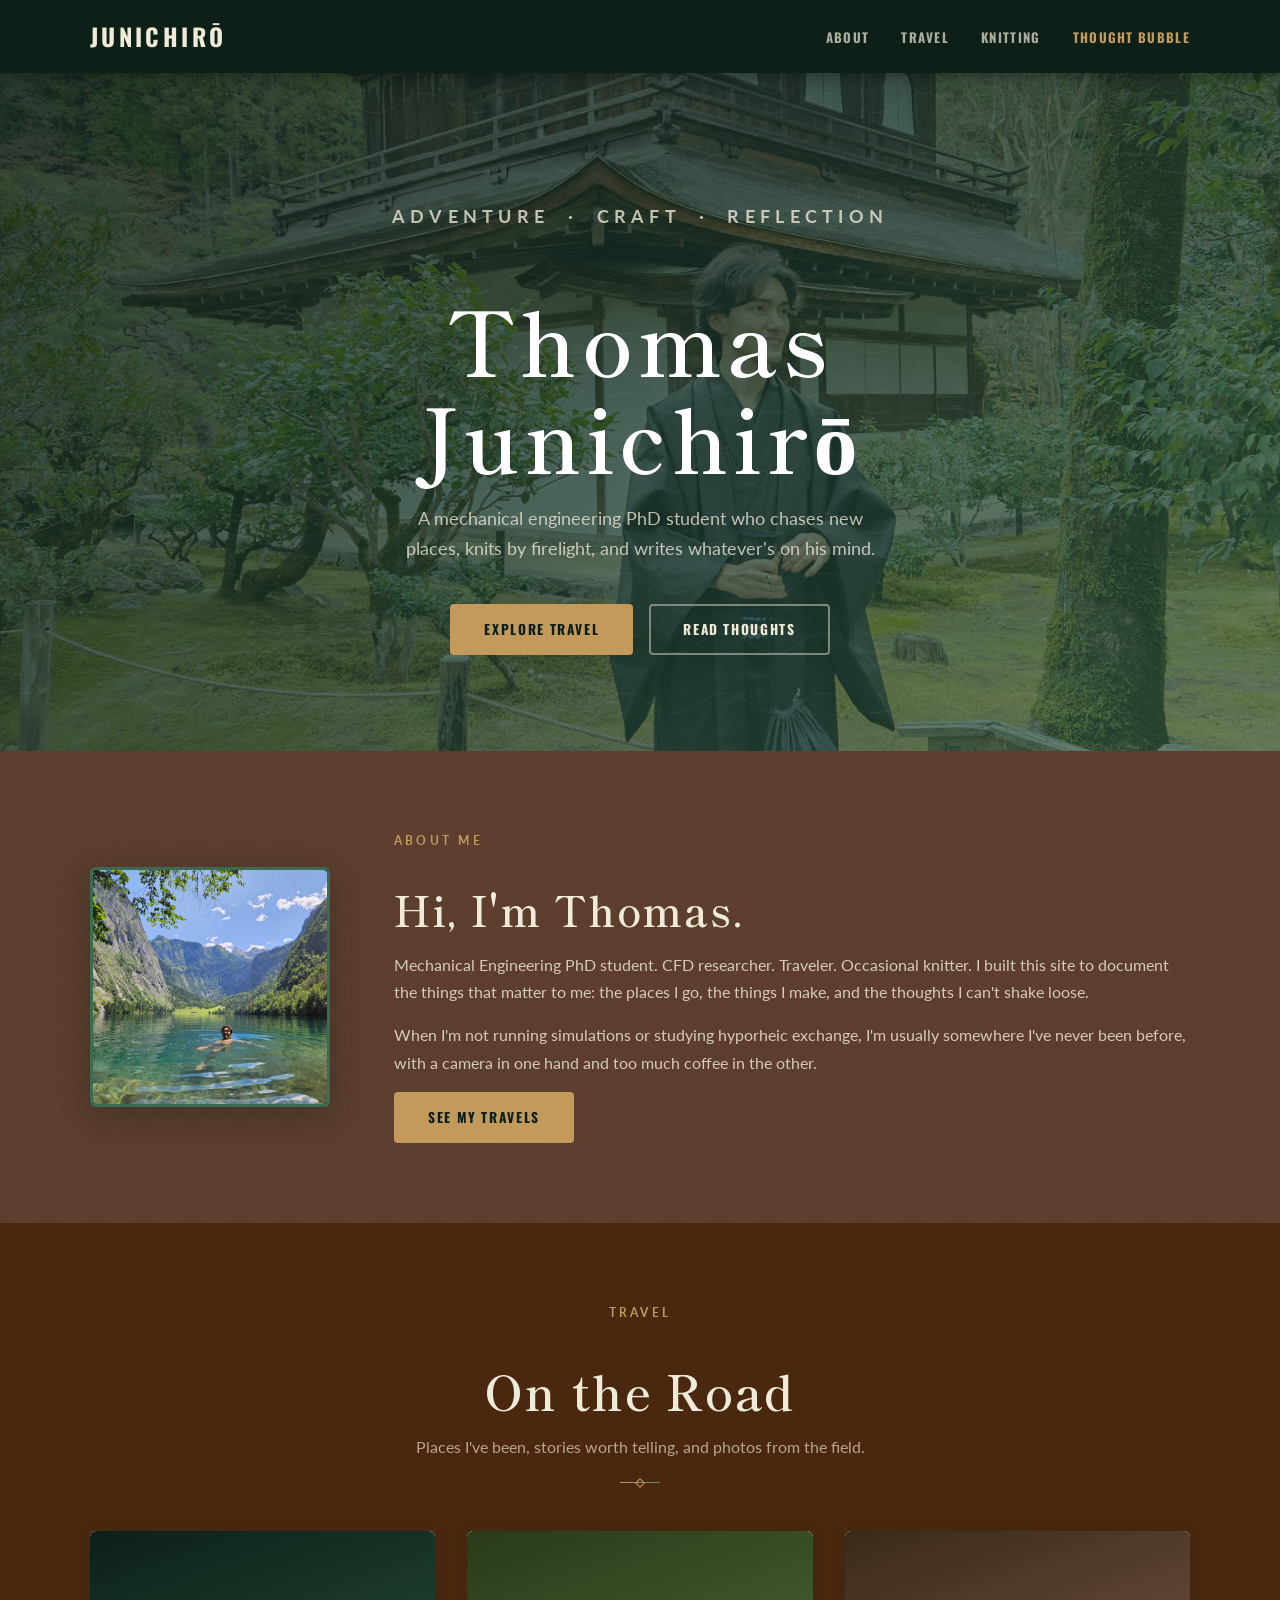
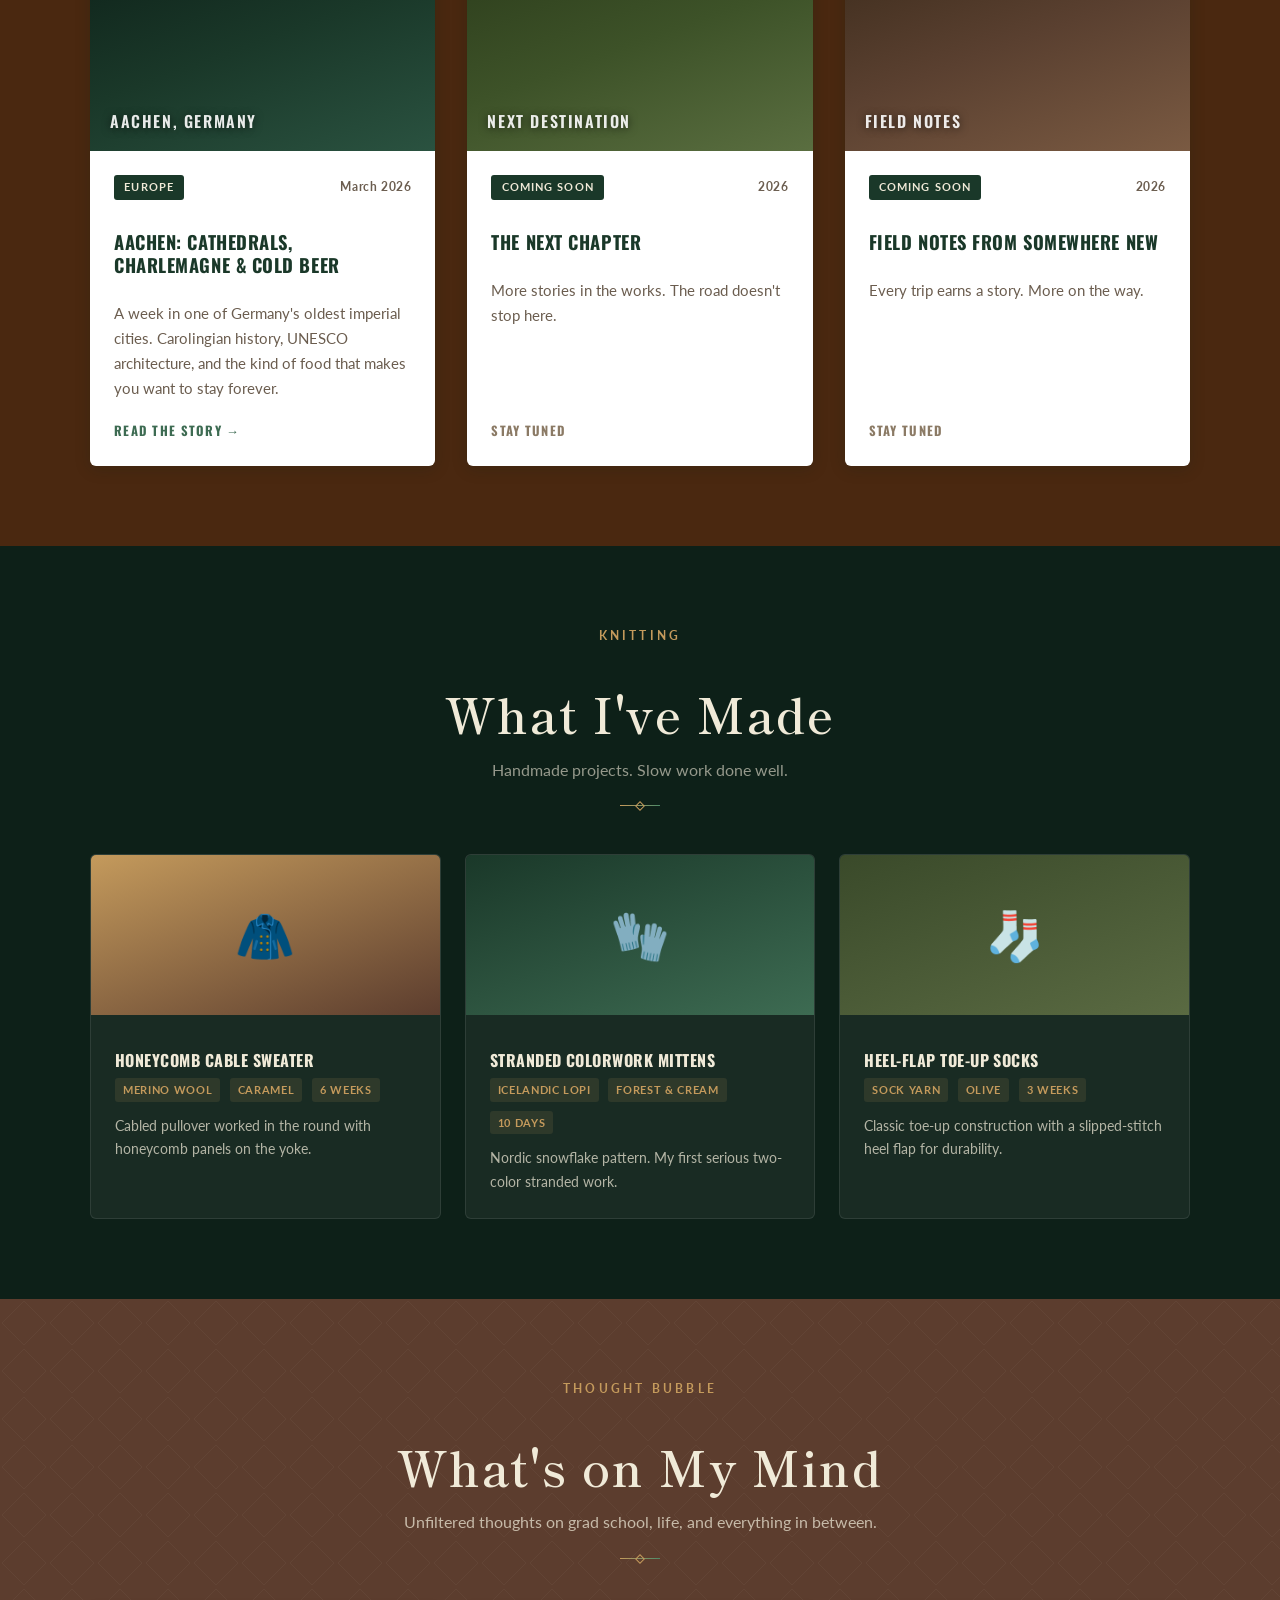
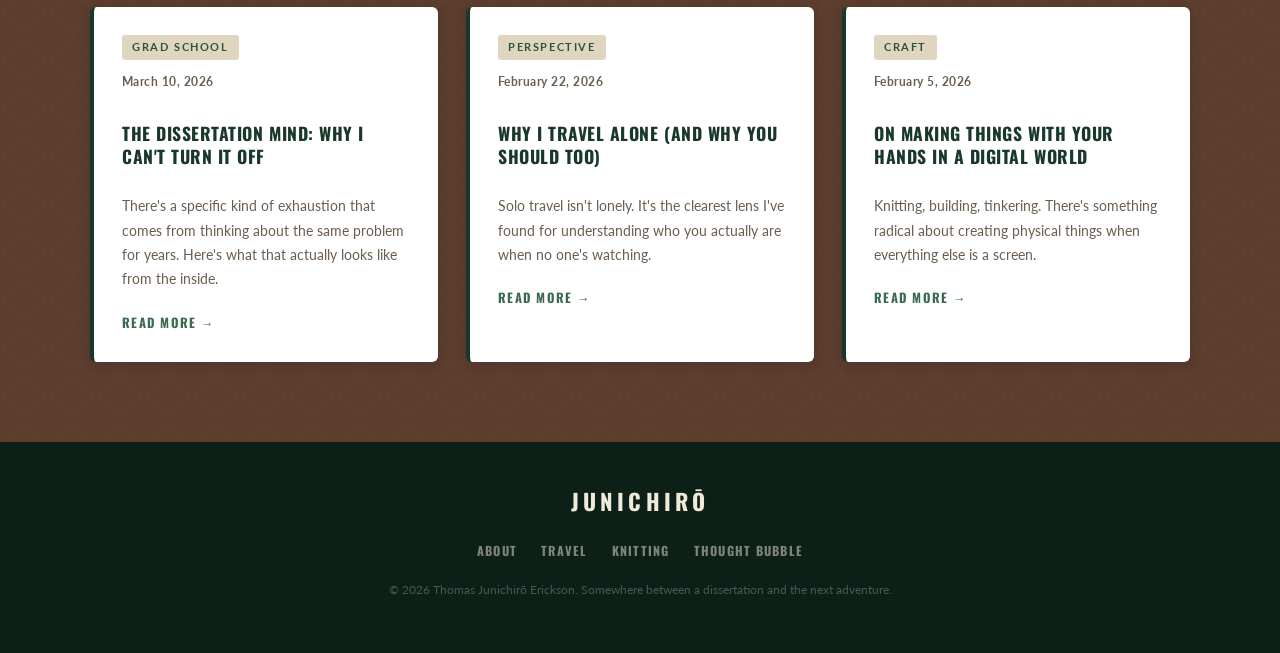
<file: index.html>
<!DOCTYPE html>
<html lang="en">
<head>
  <meta charset="UTF-8" />
  <meta name="viewport" content="width=device-width, initial-scale=1.0" />
  <meta name="description" content="Junichirō: travel stories, knitting projects, and raw thoughts by Thomas Junichirō Erickson." />
  <title>Junichirō</title>

  <!-- Fonts -->
  <link rel="preconnect" href="https://fonts.googleapis.com" />
  <link rel="preconnect" href="https://fonts.gstatic.com" crossorigin />
  <link href="https://fonts.googleapis.com/css2?family=Shippori+Mincho:wght@400;600;700&family=Oswald:wght@400;600;700&family=Lato:wght@400;700&display=swap" rel="stylesheet" />

  <!-- Custom CSS -->
  <link rel="stylesheet" href="assets/css/style.css" />
</head>
<body>

  <!-- ===================== NAVBAR ===================== -->
  <nav class="navbar">
    <div class="navbar-inner">
      <a href="#" class="navbar-brand">Junichirō</a>
      <ul class="navbar-links">
        <li><a href="#about">About</a></li>
        <li><a href="#travel">Travel</a></li>
        <li><a href="#knitting">Knitting</a></li>
        <li><a href="#thoughts">Thought Bubble</a></li>
      </ul>
      <button class="hamburger" id="hamburger" aria-label="Toggle menu">
        <span></span><span></span><span></span>
      </button>
    </div>
  </nav>

  <!-- Mobile Menu -->
  <div class="mobile-menu" id="mobileMenu">
    <a href="#about">About</a>
    <a href="#travel">Travel</a>
    <a href="#knitting">Knitting</a>
    <a href="#thoughts">Thought Bubble</a>
  </div>

  <!-- ===================== HERO ===================== -->
  <header class="hero">
    <div class="hero-content">
      <p class="hero-eyebrow">Adventure &nbsp;·&nbsp; Craft &nbsp;·&nbsp; Reflection</p>
      <h1>Thomas<br />Junichirō</h1>
      <p>
        A mechanical engineering PhD student who chases new places,
        knits by firelight, and writes whatever's on his mind.
      </p>
      <div class="hero-buttons">
        <a href="#travel" class="btn btn-primary">Explore Travel</a>
        <a href="#thoughts" class="btn btn-outline">Read Thoughts</a>
      </div>
    </div>
  </header>

  <!-- ===================== ABOUT ===================== -->
  <section class="section" id="about">
    <div class="section-inner">
      <div class="about-flex">
        <div class="about-avatar">
          <img src="assets/img/profile/tommyinwater.jpg" alt="Thomas Junichirō Erickson" />
        </div>
        <div class="about-text">
          <div class="section-eyebrow">About Me</div>
          <h2>Hi, I'm Thomas.</h2>
          <p>
            Mechanical Engineering PhD student. CFD researcher. Traveler. Occasional knitter.
            I built this site to document the things that matter to me: the places I go,
            the things I make, and the thoughts I can't shake loose.
          </p>
          <p>
            When I'm not running simulations or studying hyporheic exchange,
            I'm usually somewhere I've never been before, with a camera in one hand
            and too much coffee in the other.
          </p>
          <a href="#travel" class="btn btn-primary">See My Travels</a>
        </div>
      </div>
    </div>
  </section>

  <!-- ===================== TRAVEL ===================== -->
  <section class="section" id="travel">
    <div class="section-inner">
      <div class="section-header">
        <div class="section-eyebrow">Travel</div>
        <h2>On the Road</h2>
        <p>Places I've been, stories worth telling, and photos from the field.</p>
        <div class="divider"></div>
      </div>

      <div class="travel-grid">

        <!-- Aachen post — LIVE -->
        <article class="travel-card">
          <a href="travel/aachen.html" class="travel-card-img-link">
            <div class="travel-card-img-placeholder" style="background: linear-gradient(160deg, #0d2018 0%, #1a3829 50%, #2a5240 100%);">
              <span class="travel-card-location-overlay">Aachen, Germany</span>
            </div>
          </a>
          <div class="travel-card-body">
            <div class="travel-meta-row">
              <span class="travel-tag">Europe</span>
              <span class="travel-date">March 2026</span>
            </div>
            <h3><a href="travel/aachen.html">Aachen: Cathedrals, Charlemagne &amp; Cold Beer</a></h3>
            <p>
              A week in one of Germany's oldest imperial cities. Carolingian history,
              UNESCO architecture, and the kind of food that makes you want to stay forever.
            </p>
            <a href="travel/aachen.html" class="card-read-more">Read the Story →</a>
          </div>
        </article>

        <!-- Placeholder 2 -->
        <article class="travel-card coming-soon">
          <div class="travel-card-img-placeholder" style="background: linear-gradient(160deg, #2a3a1a 0%, #3d5228 50%, #5a6e40 100%);">
            <span class="travel-card-location-overlay">Next Destination</span>
          </div>
          <div class="travel-card-body">
            <div class="travel-meta-row">
              <span class="travel-tag">Coming Soon</span>
              <span class="travel-date">2026</span>
            </div>
            <h3>The Next Chapter</h3>
            <p>More stories in the works. The road doesn't stop here.</p>
            <span class="card-read-more muted">Stay tuned</span>
          </div>
        </article>

        <!-- Placeholder 3 -->
        <article class="travel-card coming-soon">
          <div class="travel-card-img-placeholder" style="background: linear-gradient(160deg, #3a2a1a 0%, #5a4030 50%, #7a5a42 100%);">
            <span class="travel-card-location-overlay">Field Notes</span>
          </div>
          <div class="travel-card-body">
            <div class="travel-meta-row">
              <span class="travel-tag">Coming Soon</span>
              <span class="travel-date">2026</span>
            </div>
            <h3>Field Notes from Somewhere New</h3>
            <p>Every trip earns a story. More on the way.</p>
            <span class="card-read-more muted">Stay tuned</span>
          </div>
        </article>

      </div>
    </div>
  </section>

  <!-- ===================== KNITTING ===================== -->
  <section class="section" id="knitting">
    <div class="section-inner">
      <div class="section-header">
        <div class="section-eyebrow">Knitting</div>
        <h2>What I've Made</h2>
        <p>Handmade projects. Slow work done well.</p>
        <div class="divider"></div>
      </div>

      <div class="knitting-grid">

        <div class="knitting-card">
          <div class="knitting-card-img-placeholder" style="background: linear-gradient(160deg, #c49a5c 0%, #5c3d2e 100%);">🧥</div>
          <div class="knitting-card-body">
            <h3>Honeycomb Cable Sweater</h3>
            <div class="knitting-details">
              <span>Merino Wool</span><span>Caramel</span><span>6 Weeks</span>
            </div>
            <p>Cabled pullover worked in the round with honeycomb panels on the yoke.</p>
          </div>
        </div>

        <div class="knitting-card">
          <div class="knitting-card-img-placeholder" style="background: linear-gradient(160deg, #1a3829 0%, #3d6b52 100%);">🧤</div>
          <div class="knitting-card-body">
            <h3>Stranded Colorwork Mittens</h3>
            <div class="knitting-details">
              <span>Icelandic Lopi</span><span>Forest &amp; Cream</span><span>10 Days</span>
            </div>
            <p>Nordic snowflake pattern. My first serious two-color stranded work.</p>
          </div>
        </div>

        <div class="knitting-card">
          <div class="knitting-card-img-placeholder" style="background: linear-gradient(160deg, #3a4a2a 0%, #5a6a42 100%);">🧦</div>
          <div class="knitting-card-body">
            <h3>Heel-Flap Toe-Up Socks</h3>
            <div class="knitting-details">
              <span>Sock Yarn</span><span>Olive</span><span>3 Weeks</span>
            </div>
            <p>Classic toe-up construction with a slipped-stitch heel flap for durability.</p>
          </div>
        </div>

      </div>
    </div>
  </section>

  <!-- ===================== THOUGHT BUBBLE ===================== -->
  <section class="section" id="thoughts">
    <div class="section-inner">
      <div class="section-header">
        <div class="section-eyebrow">Thought Bubble</div>
        <h2>What's on My Mind</h2>
        <p>Unfiltered thoughts on grad school, life, and everything in between.</p>
        <div class="divider"></div>
      </div>

      <div class="thoughts-grid">

        <article class="thought-card">
          <div class="thought-card-body">
            <span class="thought-tag">Grad School</span>
            <div class="thought-meta">March 10, 2026</div>
            <h3>The Dissertation Mind: Why I Can't Turn It Off</h3>
            <p>
              There's a specific kind of exhaustion that comes from thinking about the
              same problem for years. Here's what that actually looks like from the inside.
            </p>
            <a href="#" class="card-read-more">Read more →</a>
          </div>
        </article>

        <article class="thought-card">
          <div class="thought-card-body">
            <span class="thought-tag">Perspective</span>
            <div class="thought-meta">February 22, 2026</div>
            <h3>Why I Travel Alone (And Why You Should Too)</h3>
            <p>
              Solo travel isn't lonely. It's the clearest lens I've found for understanding
              who you actually are when no one's watching.
            </p>
            <a href="#" class="card-read-more">Read more →</a>
          </div>
        </article>

        <article class="thought-card">
          <div class="thought-card-body">
            <span class="thought-tag">Craft</span>
            <div class="thought-meta">February 5, 2026</div>
            <h3>On Making Things with Your Hands in a Digital World</h3>
            <p>
              Knitting, building, tinkering. There's something radical about creating
              physical things when everything else is a screen.
            </p>
            <a href="#" class="card-read-more">Read more →</a>
          </div>
        </article>

      </div>
    </div>
  </section>

  <!-- ===================== FOOTER ===================== -->
  <footer class="footer">
    <div class="footer-brand">Junichirō</div>
    <ul class="footer-links">
      <li><a href="#about">About</a></li>
      <li><a href="#travel">Travel</a></li>
      <li><a href="#knitting">Knitting</a></li>
      <li><a href="#thoughts">Thought Bubble</a></li>
    </ul>
    <p class="footer-copy">&copy; 2026 Thomas Junichirō Erickson. Somewhere between a dissertation and the next adventure.</p>
  </footer>

  <!-- Back to Top -->
  <button class="back-to-top" id="backToTop" aria-label="Back to top">↑</button>

  <!-- Custom JS -->
  <script src="assets/js/main.js"></script>
</body>
</html>
</file>
<file: assets/css/style.css>
/* ========================================
   Junichiro — Custom Styles
   Adventure & Masculine Edition
   ======================================== */

/* --- Root Variables --- */
:root {
  --forest-deep:  #0d2018;
  --forest:       #1a3829;
  --forest-mid:   #2a5240;
  --moss:         #3d6b52;
  --moss-light:   #4e8a69;
  --tan:          #c49a5c;
  --tan-dark:     #a07838;
  --brown:        #5c3d2e;
  --stone:        #8b7a65;
  --cream:        #f0ead8;
  --cream-dark:   #e0d5bf;
  --text:         #1a1208;
  --text-muted:   #6b5d4f;
  --white:        #ffffff;
  --shadow:       rgba(13, 32, 24, 0.18);
  --shadow-lg:    rgba(13, 32, 24, 0.32);
}

/* --- Base --- */
* { box-sizing: border-box; }

html { scroll-behavior: smooth; }

body {
  font-family: 'Lato', sans-serif;
  background-color: var(--brown);
  color: var(--text);
  margin: 0;
  padding: 0;
  line-height: 1.7;
}

h1, h2, h3, h4, h5 {
  font-family: 'Oswald', sans-serif;
  color: var(--forest);
  line-height: 1.2;
  text-transform: uppercase;
  letter-spacing: 0.03em;
}

/* Japanese serif for main display headings — Japandi elegance */
h1, h2 {
  font-family: 'Shippori Mincho', serif;
  text-transform: none;
  letter-spacing: 0.04em;
  font-weight: 600;
}

a {
  color: var(--moss);
  text-decoration: none;
  transition: color 0.2s;
}

a:hover { color: var(--forest); }

img {
  max-width: 100%;
  height: auto;
  display: block;
}

/* --- Navbar --- */
.navbar {
  background-color: var(--forest-deep);
  padding: 1rem 2rem;
  position: sticky;
  top: 0;
  z-index: 1000;
  box-shadow: 0 2px 16px rgba(0, 0, 0, 0.4);
}

.navbar-inner {
  max-width: 1100px;
  margin: 0 auto;
  display: flex;
  align-items: center;
  justify-content: space-between;
}

.navbar-brand {
  font-family: 'Oswald', sans-serif;
  font-size: 1.5rem;
  font-weight: 700;
  color: var(--cream) !important;
  letter-spacing: 0.14em;
  text-transform: uppercase;
}

.navbar-links {
  display: flex;
  gap: 2rem;
  list-style: none;
  margin: 0;
  padding: 0;
}

.navbar-links a {
  color: rgba(240, 234, 216, 0.7);
  font-size: 0.82rem;
  font-weight: 700;
  letter-spacing: 0.1em;
  text-transform: uppercase;
  transition: color 0.2s;
  font-family: 'Oswald', sans-serif;
}

.navbar-links a:hover { color: var(--tan); }

/* Hamburger */
.hamburger {
  display: none;
  flex-direction: column;
  gap: 5px;
  cursor: pointer;
  background: none;
  border: none;
  padding: 4px;
}

.hamburger span {
  display: block;
  width: 26px;
  height: 2px;
  background: var(--cream);
  border-radius: 2px;
  transition: all 0.3s;
}

.hamburger.open span:nth-child(1) { transform: rotate(45deg) translate(5px, 5px); }
.hamburger.open span:nth-child(2) { opacity: 0; }
.hamburger.open span:nth-child(3) { transform: rotate(-45deg) translate(5px, -5px); }

/* Mobile nav */
.mobile-menu {
  display: none;
  flex-direction: column;
  background-color: var(--forest-deep);
  padding: 1rem 2rem 1.5rem;
  gap: 1rem;
  border-top: 1px solid rgba(255, 255, 255, 0.08);
}

.mobile-menu.open { display: flex; }

.mobile-menu a {
  color: rgba(240, 234, 216, 0.7);
  font-size: 1rem;
  font-weight: 600;
  text-transform: uppercase;
  letter-spacing: 0.1em;
  font-family: 'Oswald', sans-serif;
}

.mobile-menu a:hover { color: var(--tan); }

@media (max-width: 700px) {
  .navbar-links { display: none; }
  .hamburger { display: flex; }
}

/* --- Hero --- */
.hero {
  background:
    linear-gradient(150deg, rgba(13,32,24,0.82) 0%, rgba(26,56,41,0.75) 55%, rgba(42,82,64,0.68) 100%),
    url('../img/profile/tommyinkimono.jpg') center center / cover no-repeat;
  color: var(--cream);
  padding: 7rem 2rem 6rem;
  text-align: center;
  position: relative;
  overflow: hidden;
}

/* Japanese wave (nami) overlay */
.hero::before {
  content: '';
  position: absolute;
  inset: 0;
  background-image: url("data:image/svg+xml,%3Csvg xmlns='http://www.w3.org/2000/svg' width='200' height='60'%3E%3Cpath d='M0 30 Q25 10 50 30 Q75 50 100 30 Q125 10 150 30 Q175 50 200 30' fill='none' stroke='white' stroke-width='0.9' stroke-opacity='0.06'/%3E%3Cpath d='M0 50 Q25 30 50 50 Q75 70 100 50 Q125 30 150 50 Q175 70 200 50' fill='none' stroke='white' stroke-width='0.7' stroke-opacity='0.04'/%3E%3Cpath d='M0 10 Q25 -10 50 10 Q75 30 100 10 Q125 -10 150 10 Q175 30 200 10' fill='none' stroke='white' stroke-width='0.7' stroke-opacity='0.04'/%3E%3C/svg%3E");
  background-repeat: repeat;
  background-size: 200px 60px;
}

.hero-content {
  position: relative;
  max-width: 700px;
  margin: 0 auto;
}

.hero-eyebrow {
  font-size: 0.75rem;
  font-weight: 700;
  text-transform: uppercase;
  letter-spacing: 0.3em;
  color: var(--tan);
  margin-bottom: 1rem;
  font-family: 'Lato', sans-serif;
}

.hero h1 {
  font-family: 'Shippori Mincho', serif;
  font-size: clamp(3.2rem, 7vw, 5.5rem);
  font-weight: 600;
  color: var(--white);
  margin-bottom: 1.2rem;
  letter-spacing: 0.06em;
  line-height: 1.1;
  text-transform: none;
}

.hero p {
  font-size: 1.1rem;
  color: rgba(240, 234, 216, 0.78);
  margin-bottom: 2.5rem;
  max-width: 500px;
  margin-left: auto;
  margin-right: auto;
}

.hero-buttons {
  display: flex;
  gap: 1rem;
  justify-content: center;
  flex-wrap: wrap;
}

/* --- Buttons --- */
.btn {
  display: inline-block;
  padding: 0.75rem 2rem;
  border-radius: 4px;
  font-size: 0.85rem;
  font-weight: 700;
  cursor: pointer;
  border: 2px solid transparent;
  transition: all 0.25s;
  font-family: 'Oswald', sans-serif;
  letter-spacing: 0.12em;
  text-transform: uppercase;
}

.btn-primary {
  background-color: var(--tan);
  color: var(--forest-deep);
  border-color: var(--tan);
}

.btn-primary:hover {
  background-color: var(--tan-dark);
  border-color: var(--tan-dark);
  color: var(--white);
  transform: translateY(-2px);
  box-shadow: 0 6px 20px rgba(0, 0, 0, 0.3);
}

.btn-outline {
  background: transparent;
  color: var(--cream);
  border-color: rgba(240, 234, 216, 0.45);
}

.btn-outline:hover {
  background-color: rgba(255, 255, 255, 0.1);
  border-color: var(--cream);
  color: var(--white);
  transform: translateY(-2px);
}

/* --- Section Shared --- */
.section { padding: 5rem 2rem; }

.section-inner {
  max-width: 1100px;
  margin: 0 auto;
}

.section-header {
  text-align: center;
  margin-bottom: 3rem;
}

.section-eyebrow {
  font-size: 0.72rem;
  font-weight: 700;
  letter-spacing: 0.28em;
  text-transform: uppercase;
  color: var(--moss);
  margin-bottom: 0.5rem;
  font-family: 'Lato', sans-serif;
}

.section-header h2 {
  font-size: clamp(2rem, 5vw, 3rem);
  margin-bottom: 0.8rem;
}

.section-header p {
  color: var(--text-muted);
  font-size: 1rem;
  max-width: 500px;
  margin: 0 auto;
}

.divider {
  width: 40px;
  height: 1px;
  background: linear-gradient(90deg, transparent, var(--tan), transparent);
  margin: 1.4rem auto 0;
  position: relative;
}

.divider::after {
  content: '';
  position: absolute;
  top: 50%;
  left: 50%;
  transform: translate(-50%, -50%) rotate(45deg);
  width: 5px;
  height: 5px;
  border: 1px solid var(--tan);
  background: transparent;
}

/* --- About --- */
#about {
  background-color: var(--brown);
  position: relative;
}

/* Sashiko diamond stitch overlay */
#about::before {
  content: '';
  position: absolute;
  inset: 0;
  background-image: url("data:image/svg+xml,%3Csvg xmlns='http://www.w3.org/2000/svg' width='48' height='48'%3E%3Cpath d='M24 2 L46 24 L24 46 L2 24 Z' fill='none' stroke='%23f0ead8' stroke-width='0.5' stroke-opacity='0.09'/%3E%3C/svg%3E");
  background-repeat: repeat;
  background-size: 48px 48px;
  pointer-events: none;
  z-index: 0;
}

#about .section-inner { position: relative; z-index: 1; }
#about .section-eyebrow { color: var(--tan); }
.about-text h2 { color: var(--cream); }
.about-text p  { color: rgba(240, 234, 216, 0.82); }

.about-flex {
  display: flex;
  align-items: center;
  gap: 4rem;
  flex-wrap: wrap;
}

.about-text {
  flex: 1;
  min-width: 260px;
}

.about-text h2 {
  font-size: clamp(1.8rem, 3.5vw, 2.6rem);
  margin-bottom: 1rem;
}

.about-text p {
  color: rgba(240, 234, 216, 0.82);
  margin-bottom: 1rem;
}

.about-avatar {
  flex-shrink: 0;
  width: 240px;
  height: 240px;
  border-radius: 6px;
  background: linear-gradient(135deg, var(--forest-deep), var(--forest-mid));
  display: flex;
  align-items: center;
  justify-content: center;
  font-size: 5rem;
  box-shadow: 0 8px 32px var(--shadow-lg);
  overflow: hidden;
  border: 3px solid var(--moss);
}

.about-avatar img {
  width: 100%;
  height: 100%;
  object-fit: cover;
  object-position: center 65%;
  border-radius: 4px;
}

@media (max-width: 700px) {
  .about-flex { flex-direction: column-reverse; text-align: center; }
  .about-avatar { width: 160px; height: 160px; font-size: 3.5rem; margin: 0 auto; }
}

/* --- Travel Section --- */
#travel { background-color: #4a2810; }
#travel .section-eyebrow { color: var(--tan); }
#travel .section-header h2 { color: var(--cream); }
#travel .section-header p { color: rgba(240, 234, 216, 0.65); }
#travel .divider { background: linear-gradient(90deg, var(--tan), var(--moss-light)); }

.travel-grid {
  display: grid;
  grid-template-columns: repeat(auto-fill, minmax(320px, 1fr));
  gap: 2rem;
}

.travel-card {
  background: var(--white);
  border-radius: 6px;
  overflow: hidden;
  box-shadow: 0 3px 16px var(--shadow);
  transition: transform 0.25s, box-shadow 0.25s;
  display: flex;
  flex-direction: column;
}

.travel-card:hover {
  transform: translateY(-5px);
  box-shadow: 0 14px 36px var(--shadow-lg);
}

.travel-card.coming-soon { opacity: 0.7; }
.travel-card.coming-soon:hover { transform: none; box-shadow: 0 3px 16px var(--shadow); }

.travel-card-img-link { display: block; }

.travel-card-img-placeholder {
  width: 100%;
  height: 220px;
  display: flex;
  align-items: flex-end;
  justify-content: flex-start;
  padding: 1rem 1.25rem;
}

.travel-card-location-overlay {
  font-family: 'Oswald', sans-serif;
  font-size: 1rem;
  font-weight: 600;
  color: rgba(255, 255, 255, 0.9);
  letter-spacing: 0.1em;
  text-transform: uppercase;
  text-shadow: 0 1px 8px rgba(0, 0, 0, 0.6);
}

.travel-card-body {
  padding: 1.5rem;
  flex: 1;
  display: flex;
  flex-direction: column;
}

.travel-meta-row {
  display: flex;
  justify-content: space-between;
  align-items: center;
  margin-bottom: 0.75rem;
}

.travel-tag {
  display: inline-block;
  background: var(--forest);
  color: var(--cream);
  font-size: 0.68rem;
  font-weight: 700;
  text-transform: uppercase;
  letter-spacing: 0.1em;
  padding: 0.2rem 0.65rem;
  border-radius: 3px;
  font-family: 'Lato', sans-serif;
}

.travel-date {
  font-size: 0.75rem;
  color: var(--text-muted);
  font-weight: 700;
  letter-spacing: 0.05em;
  font-family: 'Lato', sans-serif;
}

.travel-card-body h3 {
  font-size: 1.15rem;
  margin-bottom: 0.6rem;
  color: var(--forest);
  line-height: 1.25;
}

.travel-card-body h3 a {
  color: var(--forest);
  transition: color 0.2s;
}

.travel-card-body h3 a:hover { color: var(--moss); }

.travel-card-body p {
  color: var(--text-muted);
  font-size: 0.92rem;
  flex: 1;
  margin-bottom: 1.2rem;
}

.card-read-more {
  font-size: 0.8rem;
  font-weight: 700;
  font-family: 'Oswald', sans-serif;
  letter-spacing: 0.1em;
  text-transform: uppercase;
  color: var(--moss);
  display: inline-block;
  margin-top: auto;
  transition: color 0.2s;
}

.card-read-more:hover { color: var(--forest); }
.card-read-more.muted { color: var(--stone); cursor: default; }

/* --- Knitting Section --- */
#knitting {
  background-color: var(--forest-deep);
}

#knitting .section-eyebrow { color: var(--tan); }
#knitting .section-header h2 { color: var(--cream); }
#knitting .section-header p { color: rgba(240, 234, 216, 0.6); }
#knitting .divider { background: linear-gradient(90deg, var(--tan), var(--moss-light)); }

.knitting-grid {
  display: grid;
  grid-template-columns: repeat(auto-fill, minmax(280px, 1fr));
  gap: 1.5rem;
}

.knitting-card {
  background: rgba(255, 255, 255, 0.05);
  border: 1px solid rgba(255, 255, 255, 0.09);
  border-radius: 6px;
  overflow: hidden;
  transition: transform 0.25s, border-color 0.25s;
}

.knitting-card:hover {
  transform: translateY(-4px);
  border-color: rgba(196, 154, 92, 0.4);
}

.knitting-card-img-placeholder {
  width: 100%;
  height: 160px;
  display: flex;
  align-items: center;
  justify-content: center;
  font-size: 3rem;
}

.knitting-card-body { padding: 1.25rem 1.5rem 1.5rem; }

.knitting-card-body h3 {
  font-size: 1rem;
  color: var(--cream);
  margin-bottom: 0.4rem;
}

.knitting-details {
  display: flex;
  gap: 0.6rem;
  flex-wrap: wrap;
  margin: 0.5rem 0 0.75rem;
}

.knitting-details span {
  font-size: 0.68rem;
  color: var(--tan);
  font-weight: 700;
  letter-spacing: 0.06em;
  text-transform: uppercase;
  background: rgba(196, 154, 92, 0.12);
  padding: 0.15rem 0.5rem;
  border-radius: 3px;
  font-family: 'Lato', sans-serif;
}

.knitting-card-body p {
  font-size: 0.87rem;
  color: rgba(240, 234, 216, 0.72);
  margin: 0;
}

/* --- Thought Bubble Section --- */
#thoughts {
  background-color: var(--brown);
  position: relative;
}

/* Sashiko diamond stitch overlay */
#thoughts::before {
  content: '';
  position: absolute;
  inset: 0;
  background-image: url("data:image/svg+xml,%3Csvg xmlns='http://www.w3.org/2000/svg' width='48' height='48'%3E%3Cpath d='M24 2 L46 24 L24 46 L2 24 Z' fill='none' stroke='%23f0ead8' stroke-width='0.5' stroke-opacity='0.09'/%3E%3C/svg%3E");
  background-repeat: repeat;
  background-size: 48px 48px;
  pointer-events: none;
  z-index: 0;
}

#thoughts .section-inner { position: relative; z-index: 1; }
#thoughts .section-eyebrow { color: var(--tan); }
#thoughts .section-header h2 { color: var(--cream); }
#thoughts .section-header p { color: rgba(240, 234, 216, 0.72); }
#thoughts .divider { background: linear-gradient(90deg, var(--tan), var(--moss-light)); }

.thoughts-grid {
  display: grid;
  grid-template-columns: repeat(auto-fill, minmax(300px, 1fr));
  gap: 1.75rem;
}

.thought-card {
  background: var(--white);
  border-radius: 6px;
  overflow: hidden;
  box-shadow: 0 2px 12px var(--shadow);
  border-left: 4px solid var(--forest);
  transition: transform 0.25s, box-shadow 0.25s;
}

.thought-card:hover {
  transform: translateY(-4px);
  box-shadow: 0 10px 28px var(--shadow-lg);
}

.thought-card-body {
  padding: 1.75rem;
  display: flex;
  flex-direction: column;
}

.thought-tag {
  display: inline-block;
  background: var(--cream-dark);
  color: var(--forest-mid);
  font-size: 0.68rem;
  font-weight: 700;
  text-transform: uppercase;
  letter-spacing: 0.14em;
  padding: 0.2rem 0.65rem;
  border-radius: 3px;
  margin-bottom: 0.75rem;
  align-self: flex-start;
  font-family: 'Lato', sans-serif;
}

.thought-meta {
  font-size: 0.75rem;
  color: var(--text-muted);
  font-weight: 700;
  letter-spacing: 0.04em;
  margin-bottom: 0.75rem;
  font-family: 'Lato', sans-serif;
}

.thought-card-body h3 {
  font-size: 1.1rem;
  color: var(--forest);
  margin-bottom: 0.75rem;
  line-height: 1.3;
}

.thought-card-body p {
  color: var(--text-muted);
  font-size: 0.9rem;
  flex: 1;
  margin-bottom: 1.25rem;
}

/* --- Footer --- */
.footer {
  background-color: var(--forest-deep);
  color: rgba(240, 234, 216, 0.55);
  text-align: center;
  padding: 2.5rem 2rem;
}

.footer-brand {
  font-family: 'Oswald', sans-serif;
  font-size: 1.4rem;
  font-weight: 700;
  color: var(--cream);
  margin-bottom: 0.5rem;
  letter-spacing: 0.18em;
  text-transform: uppercase;
}

.footer-links {
  display: flex;
  justify-content: center;
  gap: 1.5rem;
  list-style: none;
  padding: 0;
  margin: 1rem 0;
  flex-wrap: wrap;
}

.footer-links a {
  color: rgba(240, 234, 216, 0.5);
  font-size: 0.78rem;
  font-weight: 700;
  text-transform: uppercase;
  letter-spacing: 0.1em;
  transition: color 0.2s;
  font-family: 'Oswald', sans-serif;
}

.footer-links a:hover { color: var(--tan); }

.footer-copy {
  font-size: 0.78rem;
  color: rgba(255, 255, 255, 0.25);
  margin-top: 0.5rem;
}

/* --- Back to top --- */
.back-to-top {
  position: fixed;
  bottom: 2rem;
  right: 2rem;
  background: var(--forest);
  color: var(--cream);
  width: 44px;
  height: 44px;
  border-radius: 4px;
  display: flex;
  align-items: center;
  justify-content: center;
  font-size: 1.1rem;
  box-shadow: 0 4px 14px rgba(0, 0, 0, 0.35);
  cursor: pointer;
  opacity: 0;
  transform: translateY(10px);
  transition: all 0.3s;
  border: none;
  z-index: 999;
}

.back-to-top.visible {
  opacity: 1;
  transform: translateY(0);
}

.back-to-top:hover { background: var(--moss); }
</file>
